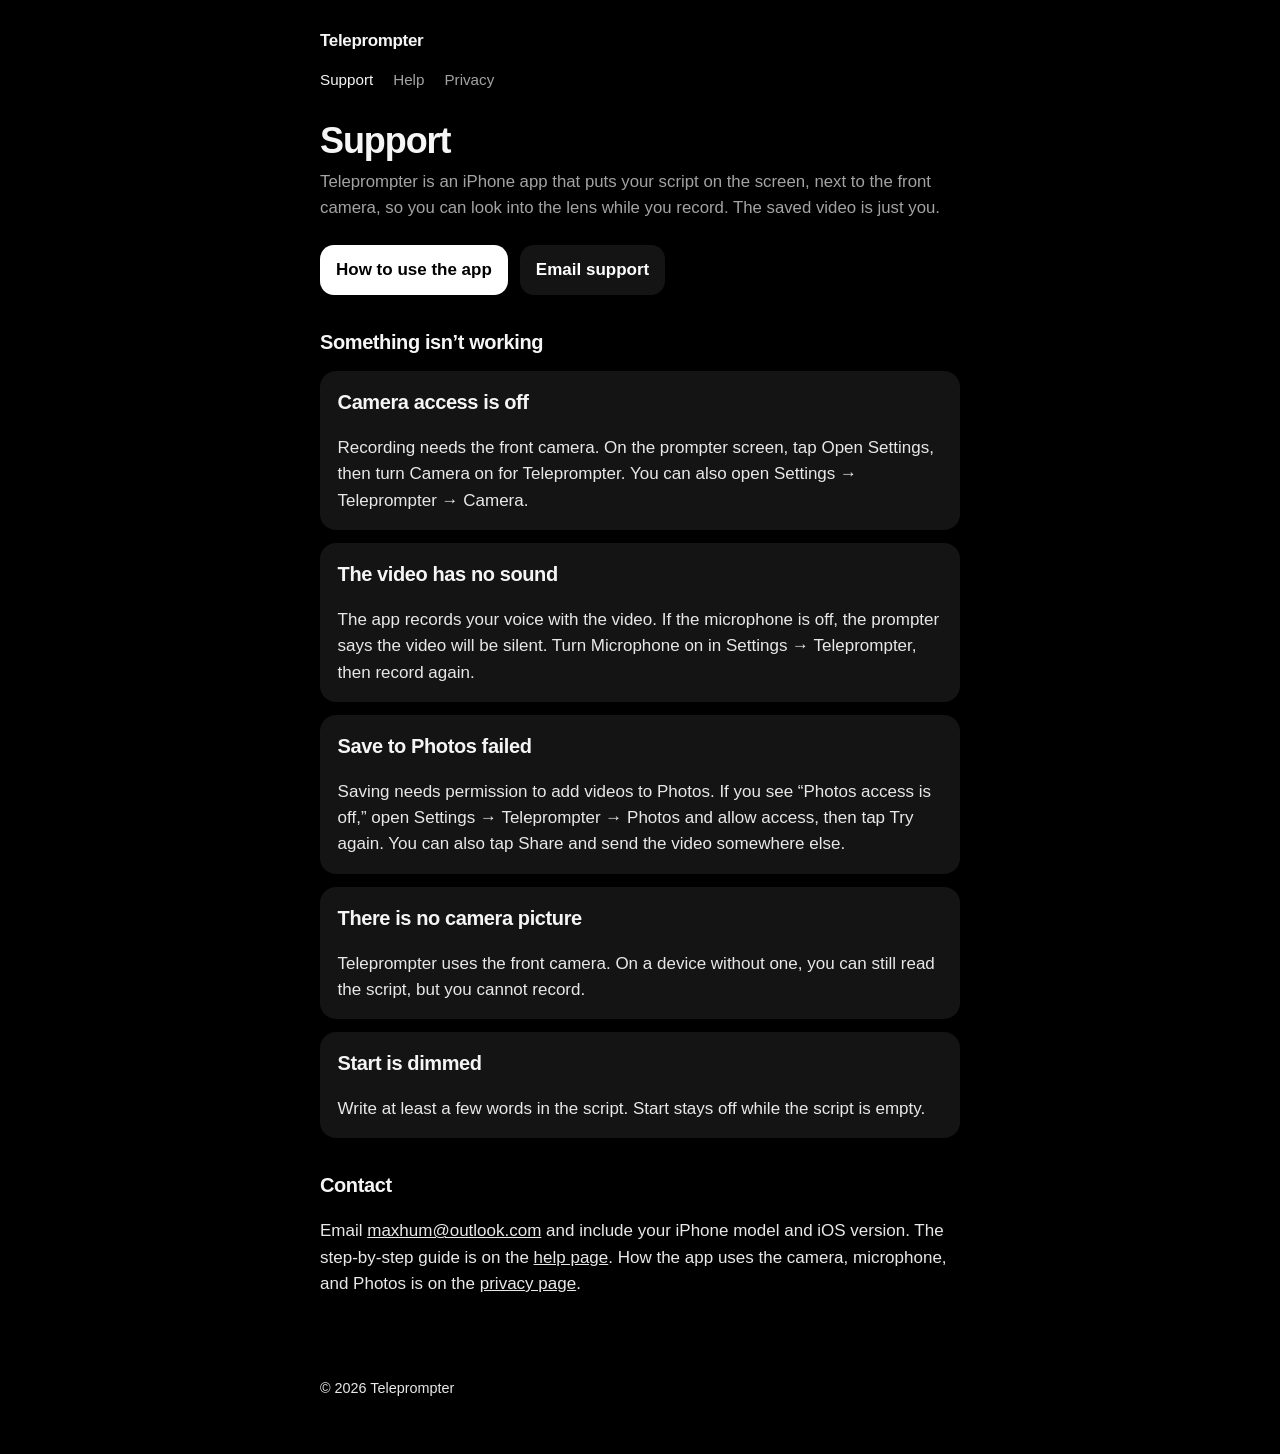
<file: index.html>
<!DOCTYPE html>
<html lang="en">
<head>
  <meta charset="utf-8">
  <meta name="viewport" content="width=device-width, initial-scale=1">
  <title>Teleprompter Support</title>
  <meta name="description" content="Support for the Teleprompter iPhone app. Get help reading a script on camera and saving the video.">
  <link rel="stylesheet" href="styles.css">
</head>
<body>
  <header>
    <a class="brand" href="index.html">Teleprompter</a>
    <nav>
      <a href="index.html" aria-current="page">Support</a>
      <a href="help.html">Help</a>
      <a href="privacy.html">Privacy</a>
    </nav>
  </header>
  <main>
    <h1>Support</h1>
    <p class="lede">Teleprompter is an iPhone app that puts your script on the screen, next to the front camera, so you can look into the lens while you record. The saved video is just you.</p>
    <div class="actions">
      <a class="button" href="help.html">How to use the app</a>
      <a class="button secondary" href="mailto:maxhum@outlook.com">Email support</a>
    </div>

    <h2>Something isn’t working</h2>
    <div class="card">
      <h2>Camera access is off</h2>
      <p>Recording needs the front camera. On the prompter screen, tap Open Settings, then turn Camera on for Teleprompter. You can also open Settings → Teleprompter → Camera.</p>
    </div>
    <div class="card">
      <h2>The video has no sound</h2>
      <p>The app records your voice with the video. If the microphone is off, the prompter says the video will be silent. Turn Microphone on in Settings → Teleprompter, then record again.</p>
    </div>
    <div class="card">
      <h2>Save to Photos failed</h2>
      <p>Saving needs permission to add videos to Photos. If you see “Photos access is off,” open Settings → Teleprompter → Photos and allow access, then tap Try again. You can also tap Share and send the video somewhere else.</p>
    </div>
    <div class="card">
      <h2>There is no camera picture</h2>
      <p>Teleprompter uses the front camera. On a device without one, you can still read the script, but you cannot record.</p>
    </div>
    <div class="card">
      <h2>Start is dimmed</h2>
      <p>Write at least a few words in the script. Start stays off while the script is empty.</p>
    </div>

    <h2>Contact</h2>
    <p>Email <a href="mailto:maxhum@outlook.com">maxhum@outlook.com</a> and include your iPhone model and iOS version. The step-by-step guide is on the <a href="help.html">help page</a>. How the app uses the camera, microphone, and Photos is on the <a href="privacy.html">privacy page</a>.</p>
  </main>
  <footer>
    <p>© 2026 Teleprompter</p>
  </footer>
</body>
</html>
</file>
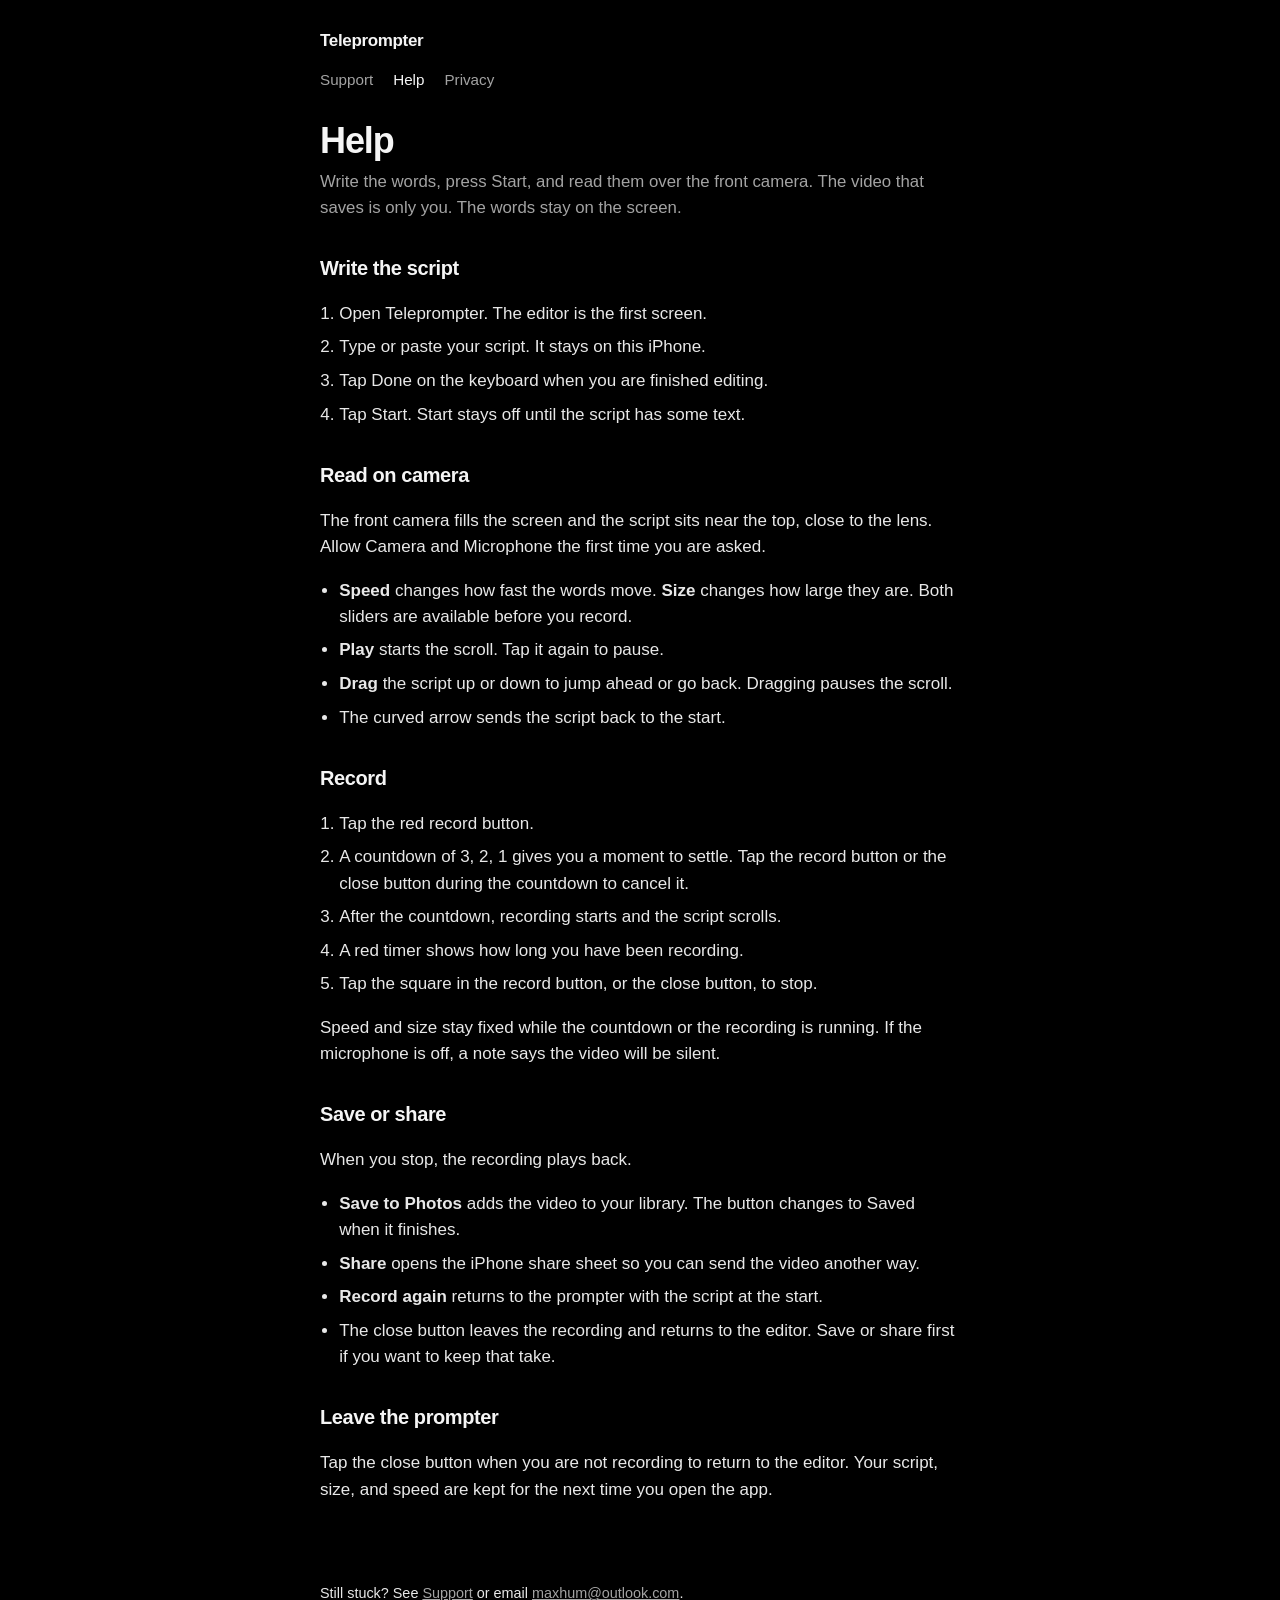
<file: help.html>
<!DOCTYPE html>
<html lang="en">
<head>
  <meta charset="utf-8">
  <meta name="viewport" content="width=device-width, initial-scale=1">
  <title>Teleprompter Help</title>
  <meta name="description" content="How to write a script, scroll it over the front camera, and save the recording in Teleprompter.">
  <link rel="stylesheet" href="styles.css">
</head>
<body>
  <header>
    <a class="brand" href="index.html">Teleprompter</a>
    <nav>
      <a href="index.html">Support</a>
      <a href="help.html" aria-current="page">Help</a>
      <a href="privacy.html">Privacy</a>
    </nav>
  </header>
  <main>
    <h1>Help</h1>
    <p class="lede">Write the words, press Start, and read them over the front camera. The video that saves is only you. The words stay on the screen.</p>

    <h2>Write the script</h2>
    <ol>
      <li>Open Teleprompter. The editor is the first screen.</li>
      <li>Type or paste your script. It stays on this iPhone.</li>
      <li>Tap Done on the keyboard when you are finished editing.</li>
      <li>Tap Start. Start stays off until the script has some text.</li>
    </ol>

    <h2>Read on camera</h2>
    <p>The front camera fills the screen and the script sits near the top, close to the lens. Allow Camera and Microphone the first time you are asked.</p>
    <ul>
      <li><strong>Speed</strong> changes how fast the words move. <strong>Size</strong> changes how large they are. Both sliders are available before you record.</li>
      <li><strong>Play</strong> starts the scroll. Tap it again to pause.</li>
      <li><strong>Drag</strong> the script up or down to jump ahead or go back. Dragging pauses the scroll.</li>
      <li>The curved arrow sends the script back to the start.</li>
    </ul>

    <h2>Record</h2>
    <ol>
      <li>Tap the red record button.</li>
      <li>A countdown of 3, 2, 1 gives you a moment to settle. Tap the record button or the close button during the countdown to cancel it.</li>
      <li>After the countdown, recording starts and the script scrolls.</li>
      <li>A red timer shows how long you have been recording.</li>
      <li>Tap the square in the record button, or the close button, to stop.</li>
    </ol>
    <p>Speed and size stay fixed while the countdown or the recording is running. If the microphone is off, a note says the video will be silent.</p>

    <h2>Save or share</h2>
    <p>When you stop, the recording plays back.</p>
    <ul>
      <li><strong>Save to Photos</strong> adds the video to your library. The button changes to Saved when it finishes.</li>
      <li><strong>Share</strong> opens the iPhone share sheet so you can send the video another way.</li>
      <li><strong>Record again</strong> returns to the prompter with the script at the start.</li>
      <li>The close button leaves the recording and returns to the editor. Save or share first if you want to keep that take.</li>
    </ul>

    <h2>Leave the prompter</h2>
    <p>Tap the close button when you are not recording to return to the editor. Your script, size, and speed are kept for the next time you open the app.</p>
  </main>
  <footer>
    <p>Still stuck? See <a href="index.html">Support</a> or email <a href="mailto:maxhum@outlook.com">maxhum@outlook.com</a>.</p>
  </footer>
</body>
</html>
</file>
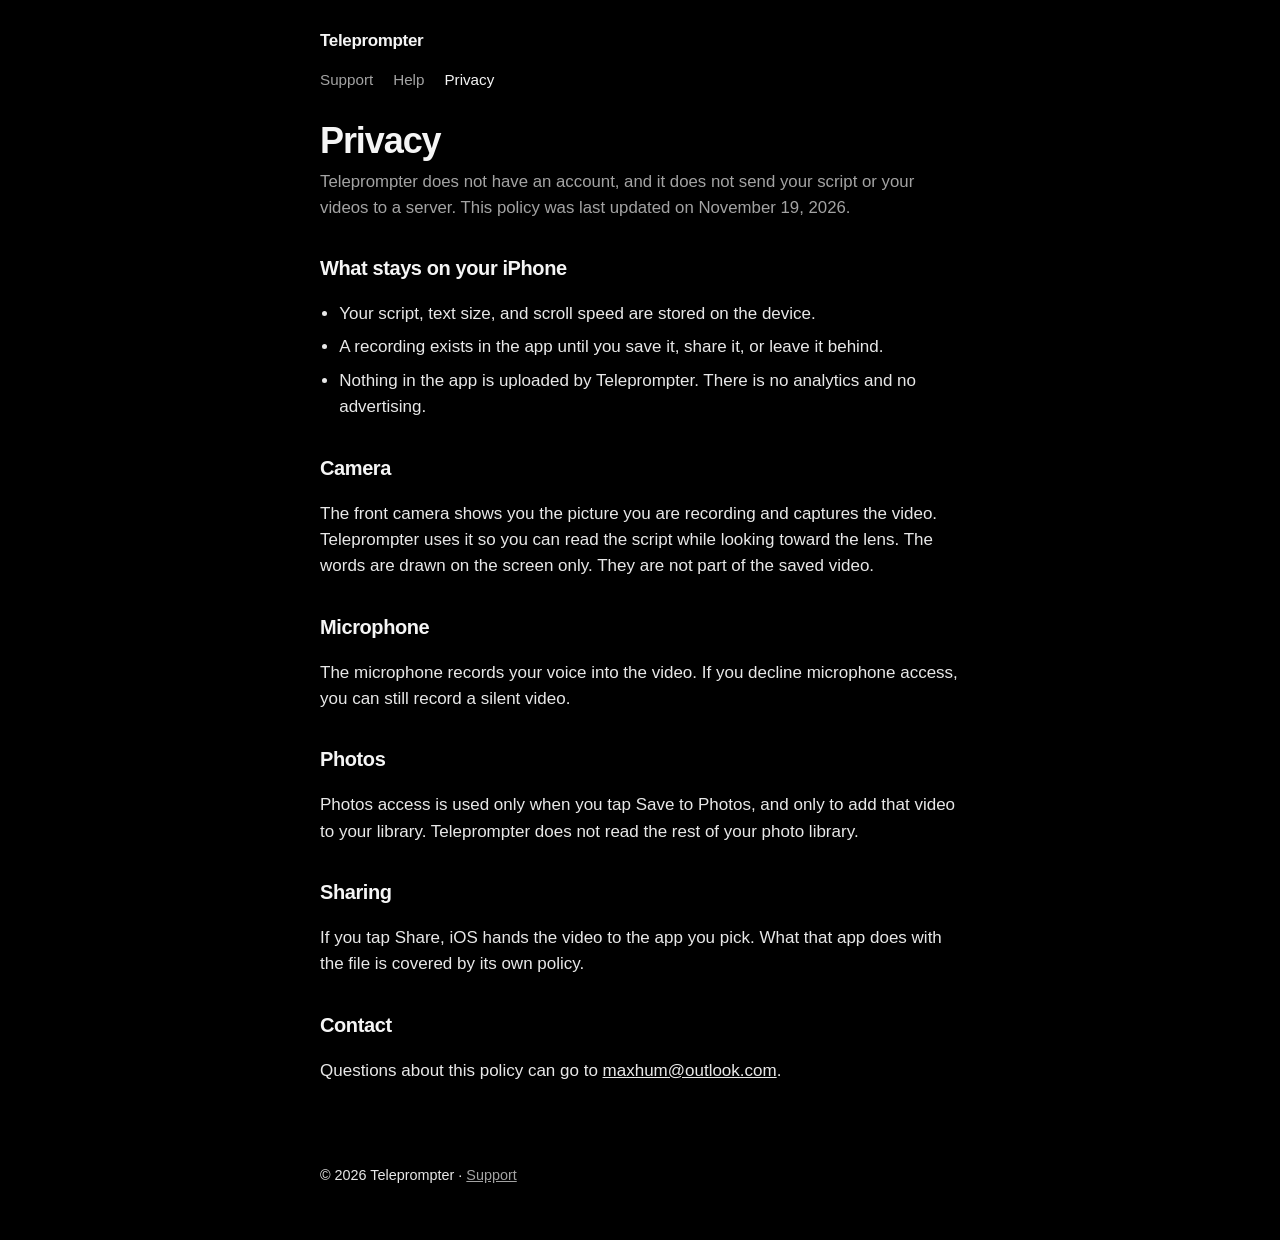
<file: privacy.html>
<!DOCTYPE html>
<html lang="en">
<head>
  <meta charset="utf-8">
  <meta name="viewport" content="width=device-width, initial-scale=1">
  <title>Teleprompter Privacy</title>
  <meta name="description" content="Privacy policy for the Teleprompter iPhone app. Scripts and recordings stay on your device.">
  <link rel="stylesheet" href="styles.css">
</head>
<body>
  <header>
    <a class="brand" href="index.html">Teleprompter</a>
    <nav>
      <a href="index.html">Support</a>
      <a href="help.html">Help</a>
      <a href="privacy.html" aria-current="page">Privacy</a>
    </nav>
  </header>
  <main>
    <h1>Privacy</h1>
    <p class="lede">Teleprompter does not have an account, and it does not send your script or your videos to a server. This policy was last updated on November 19, 2026.</p>

    <h2>What stays on your iPhone</h2>
    <ul>
      <li>Your script, text size, and scroll speed are stored on the device.</li>
      <li>A recording exists in the app until you save it, share it, or leave it behind.</li>
      <li>Nothing in the app is uploaded by Teleprompter. There is no analytics and no advertising.</li>
    </ul>

    <h2>Camera</h2>
    <p>The front camera shows you the picture you are recording and captures the video. Teleprompter uses it so you can read the script while looking toward the lens. The words are drawn on the screen only. They are not part of the saved video.</p>

    <h2>Microphone</h2>
    <p>The microphone records your voice into the video. If you decline microphone access, you can still record a silent video.</p>

    <h2>Photos</h2>
    <p>Photos access is used only when you tap Save to Photos, and only to add that video to your library. Teleprompter does not read the rest of your photo library.</p>

    <h2>Sharing</h2>
    <p>If you tap Share, iOS hands the video to the app you pick. What that app does with the file is covered by its own policy.</p>

    <h2>Contact</h2>
    <p>Questions about this policy can go to <a href="mailto:maxhum@outlook.com">maxhum@outlook.com</a>.</p>
  </main>
  <footer>
    <p>© 2026 Teleprompter · <a href="index.html">Support</a></p>
  </footer>
</body>
</html>
</file>
<file: styles.css>
:root {
  color-scheme: dark;
  --bg: #000;
  --text: #f5f5f5;
  --muted: #a3a3a3;
  --line: rgba(255, 255, 255, 0.12);
  --card: rgba(255, 255, 255, 0.08);
  --max: 40rem;
}

* { box-sizing: border-box; }

html { scroll-behavior: smooth; }

body {
  margin: 0;
  background: var(--bg);
  color: var(--text);
  font: 17px/1.55 -apple-system, BlinkMacSystemFont, "Segoe UI", sans-serif;
}

a { color: inherit; }

header, main, footer {
  width: min(var(--max), calc(100% - 2.5rem));
  margin-inline: auto;
}

header {
  padding: 1.75rem 0 0.5rem;
}

.brand {
  display: inline-block;
  font-weight: 700;
  letter-spacing: -0.02em;
  text-decoration: none;
}

nav {
  display: flex;
  gap: 1.25rem;
  margin-top: 0.85rem;
  font-size: 0.95rem;
}

nav a {
  color: var(--muted);
  text-decoration: none;
}

nav a[aria-current="page"] {
  color: var(--text);
}

main { padding-bottom: 3rem; }

h1 {
  margin: 1.25rem 0 0.5rem;
  font-size: 2.25rem;
  line-height: 1.15;
  letter-spacing: -0.03em;
}

h2 {
  margin: 2rem 0 0.4rem;
  font-size: 1.25rem;
  letter-spacing: -0.02em;
}

p, li { color: #e8e8e8; }

.lede {
  margin-top: 0;
  color: var(--muted);
  font-size: 1.05rem;
}

.actions {
  display: flex;
  flex-wrap: wrap;
  gap: 0.75rem;
  margin: 1.5rem 0 0.5rem;
}

.button {
  display: inline-block;
  padding: 0.75rem 1rem;
  border-radius: 14px;
  background: #fff;
  color: #000;
  font-weight: 650;
  text-decoration: none;
}

.button.secondary {
  background: var(--card);
  color: #fff;
}

ol, ul { padding-left: 1.2rem; }

li + li { margin-top: 0.45rem; }

.card {
  margin-top: 0.8rem;
  padding: 1rem 1.1rem;
  background: var(--card);
  border-radius: 16px;
}

.card h2 { margin-top: 0; }

.card p:last-child { margin-bottom: 0; }

footer {
  padding: 0 0 2.5rem;
  color: var(--muted);
  font-size: 0.9rem;
}

footer a { color: var(--muted); }
</file>
